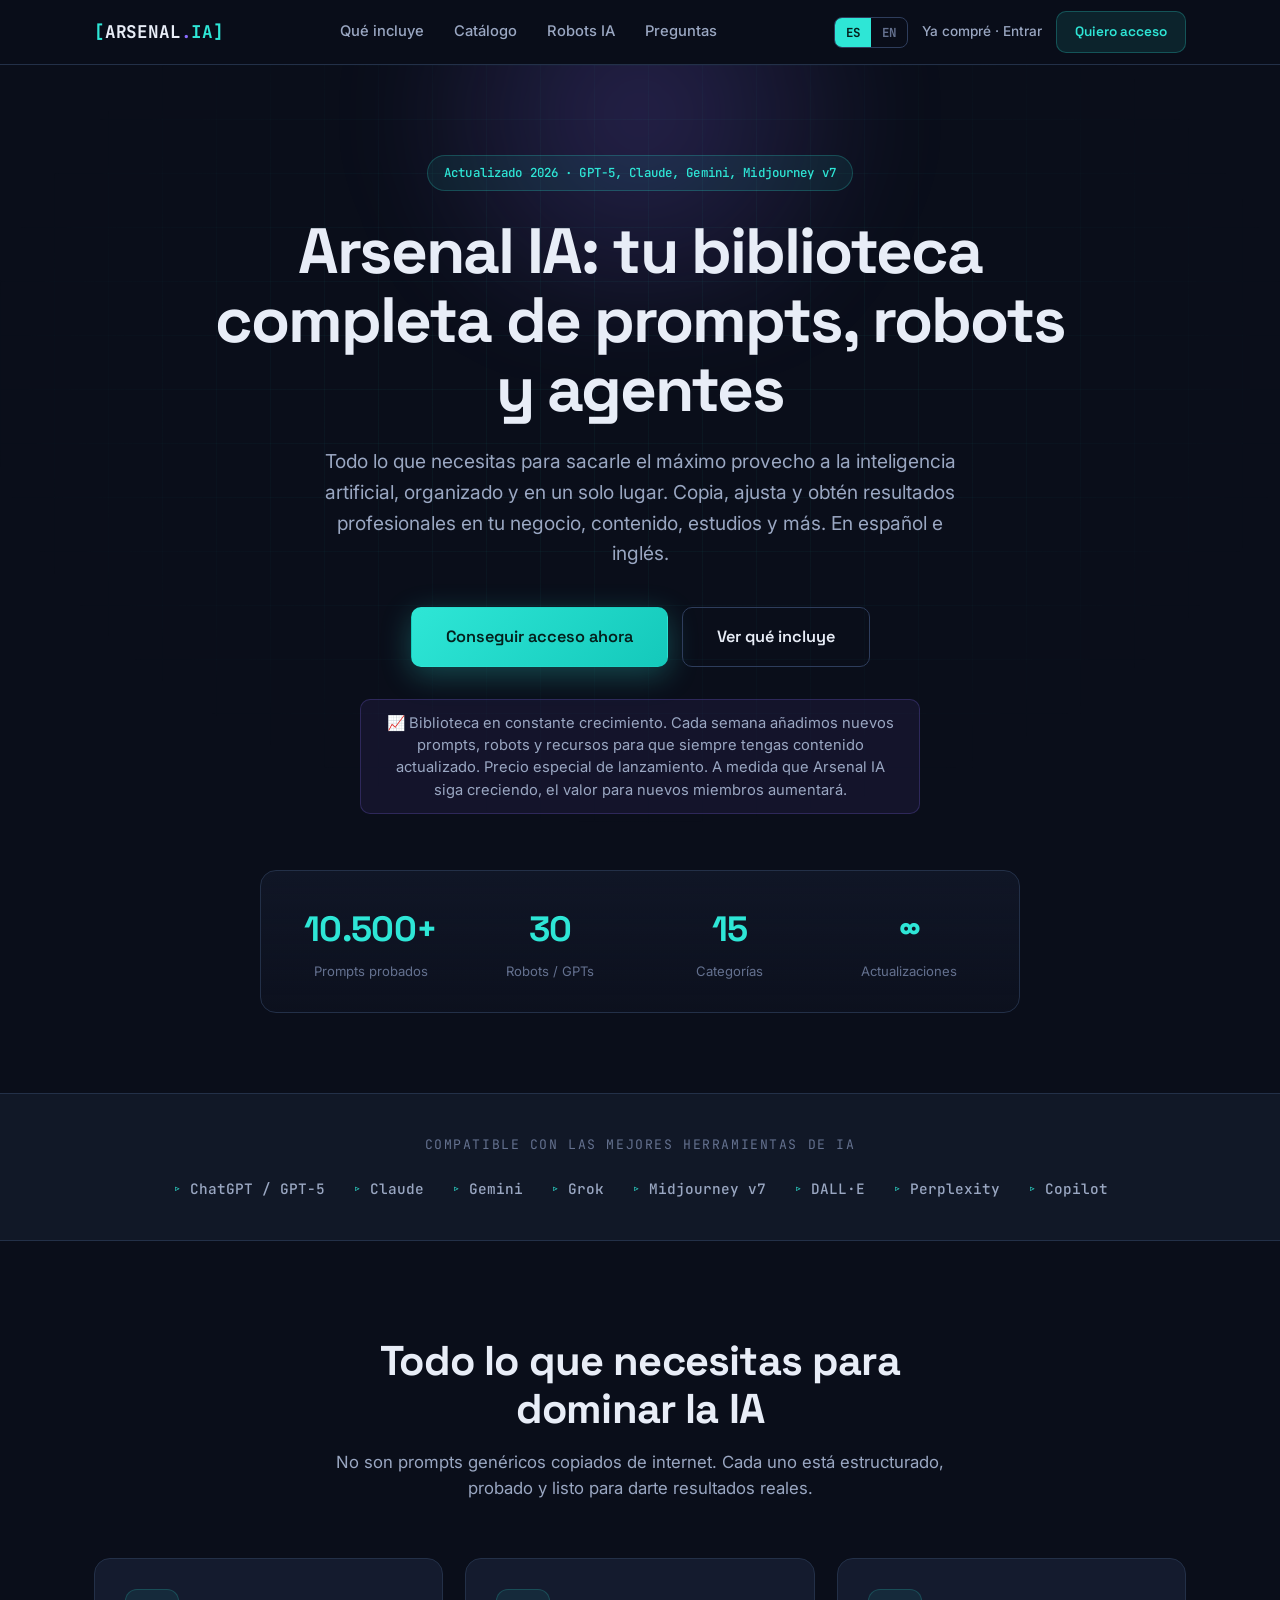
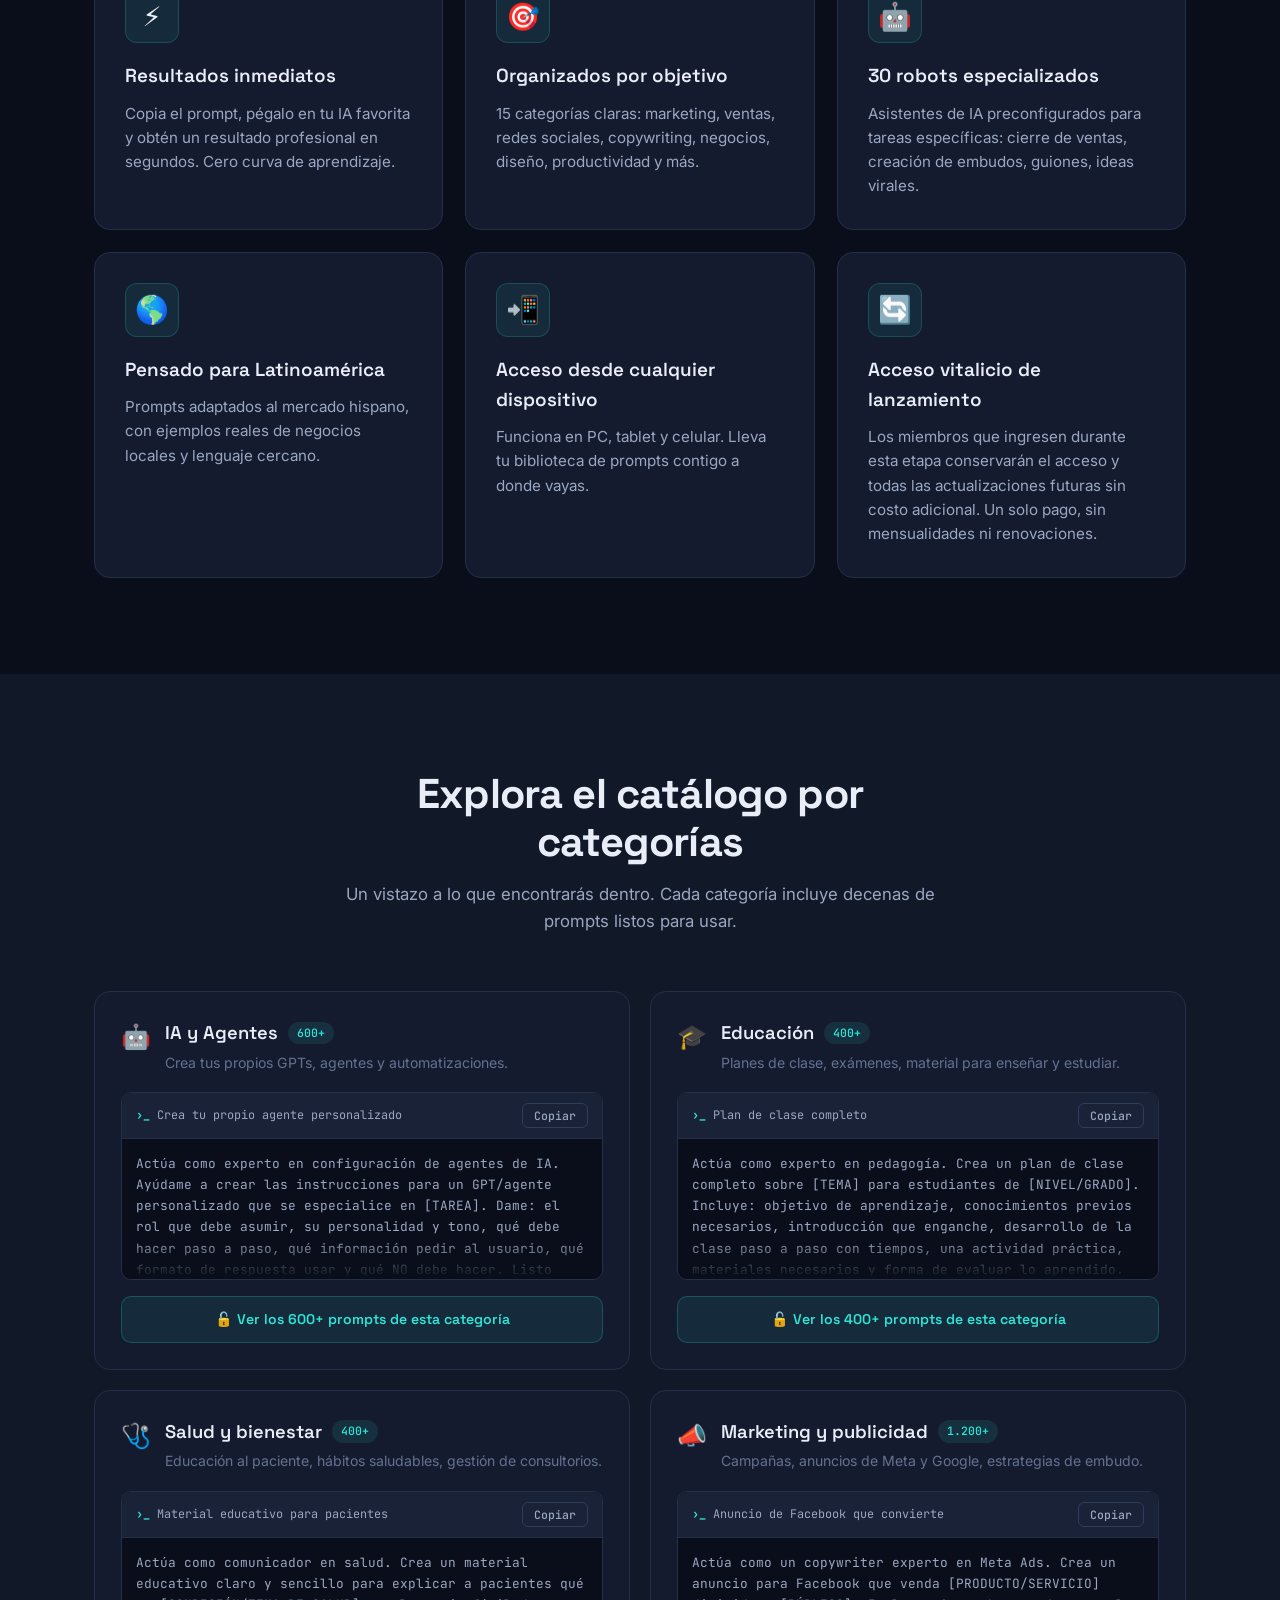
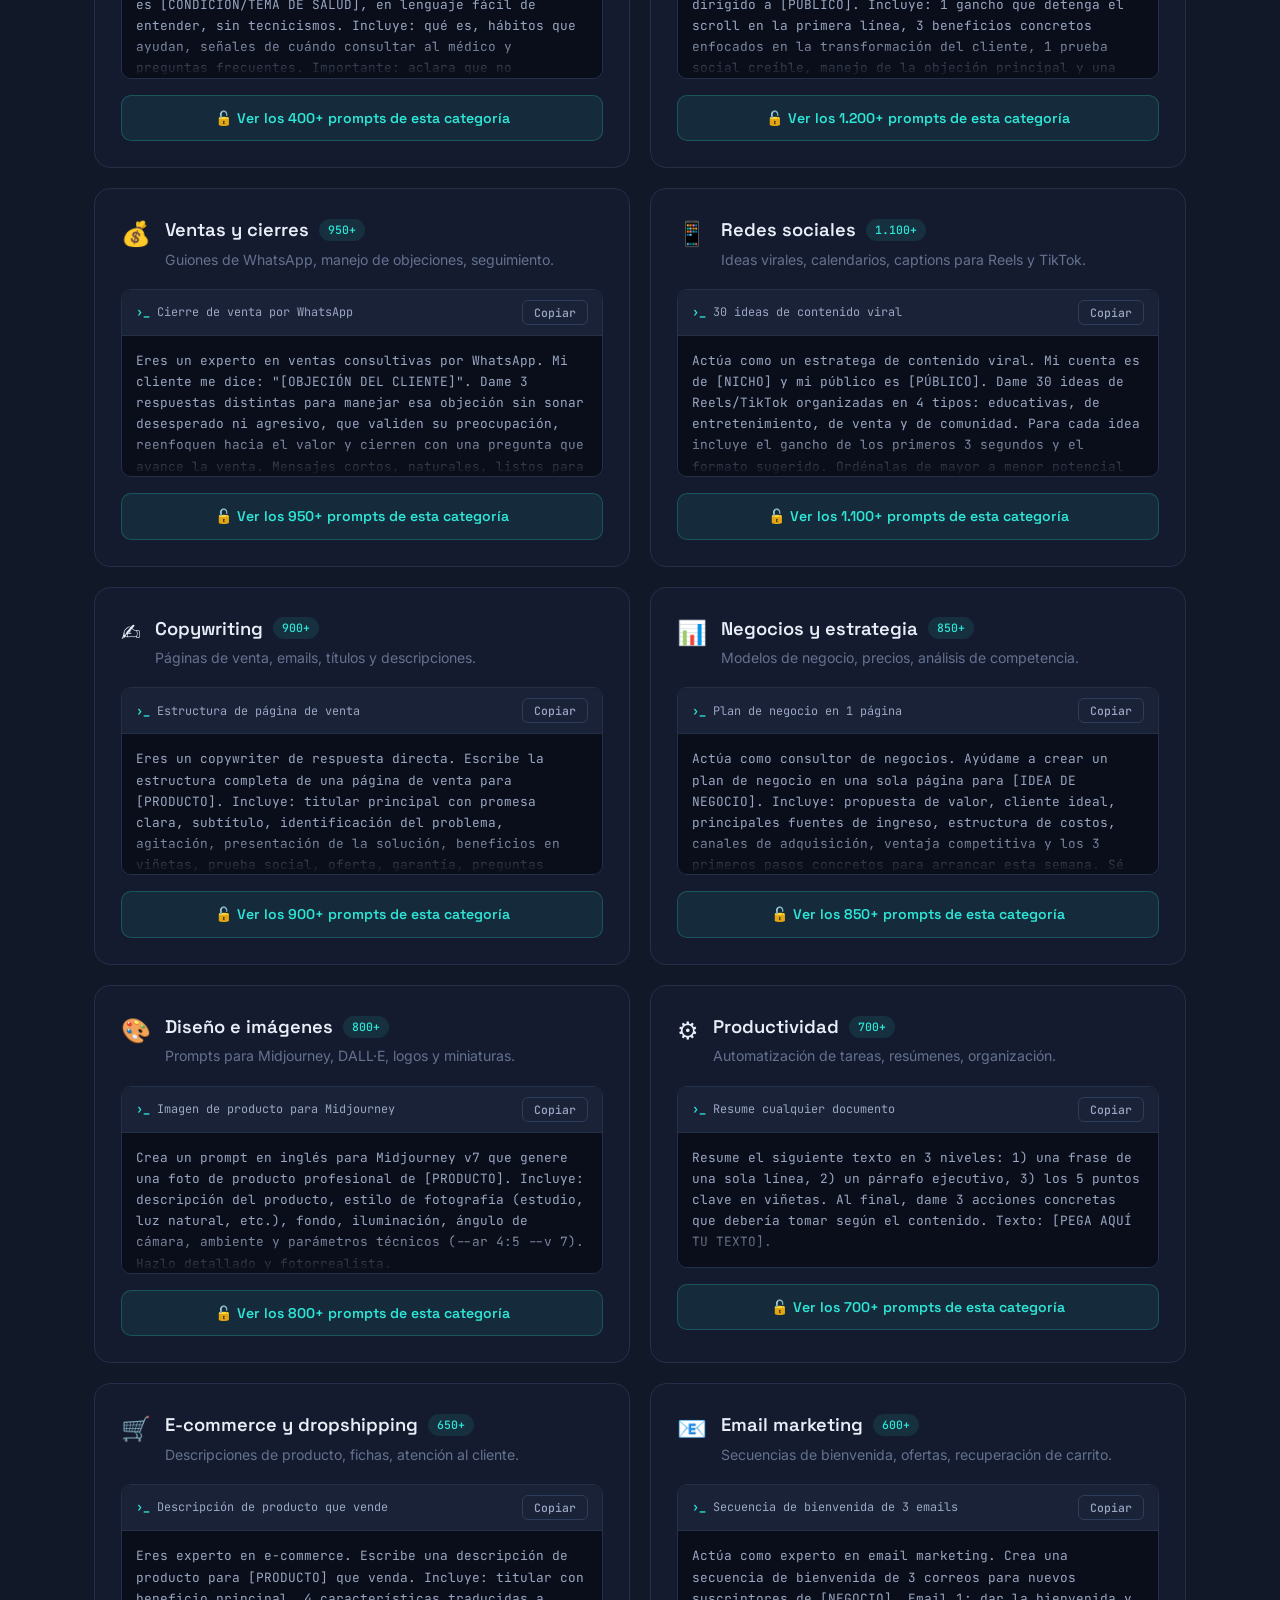
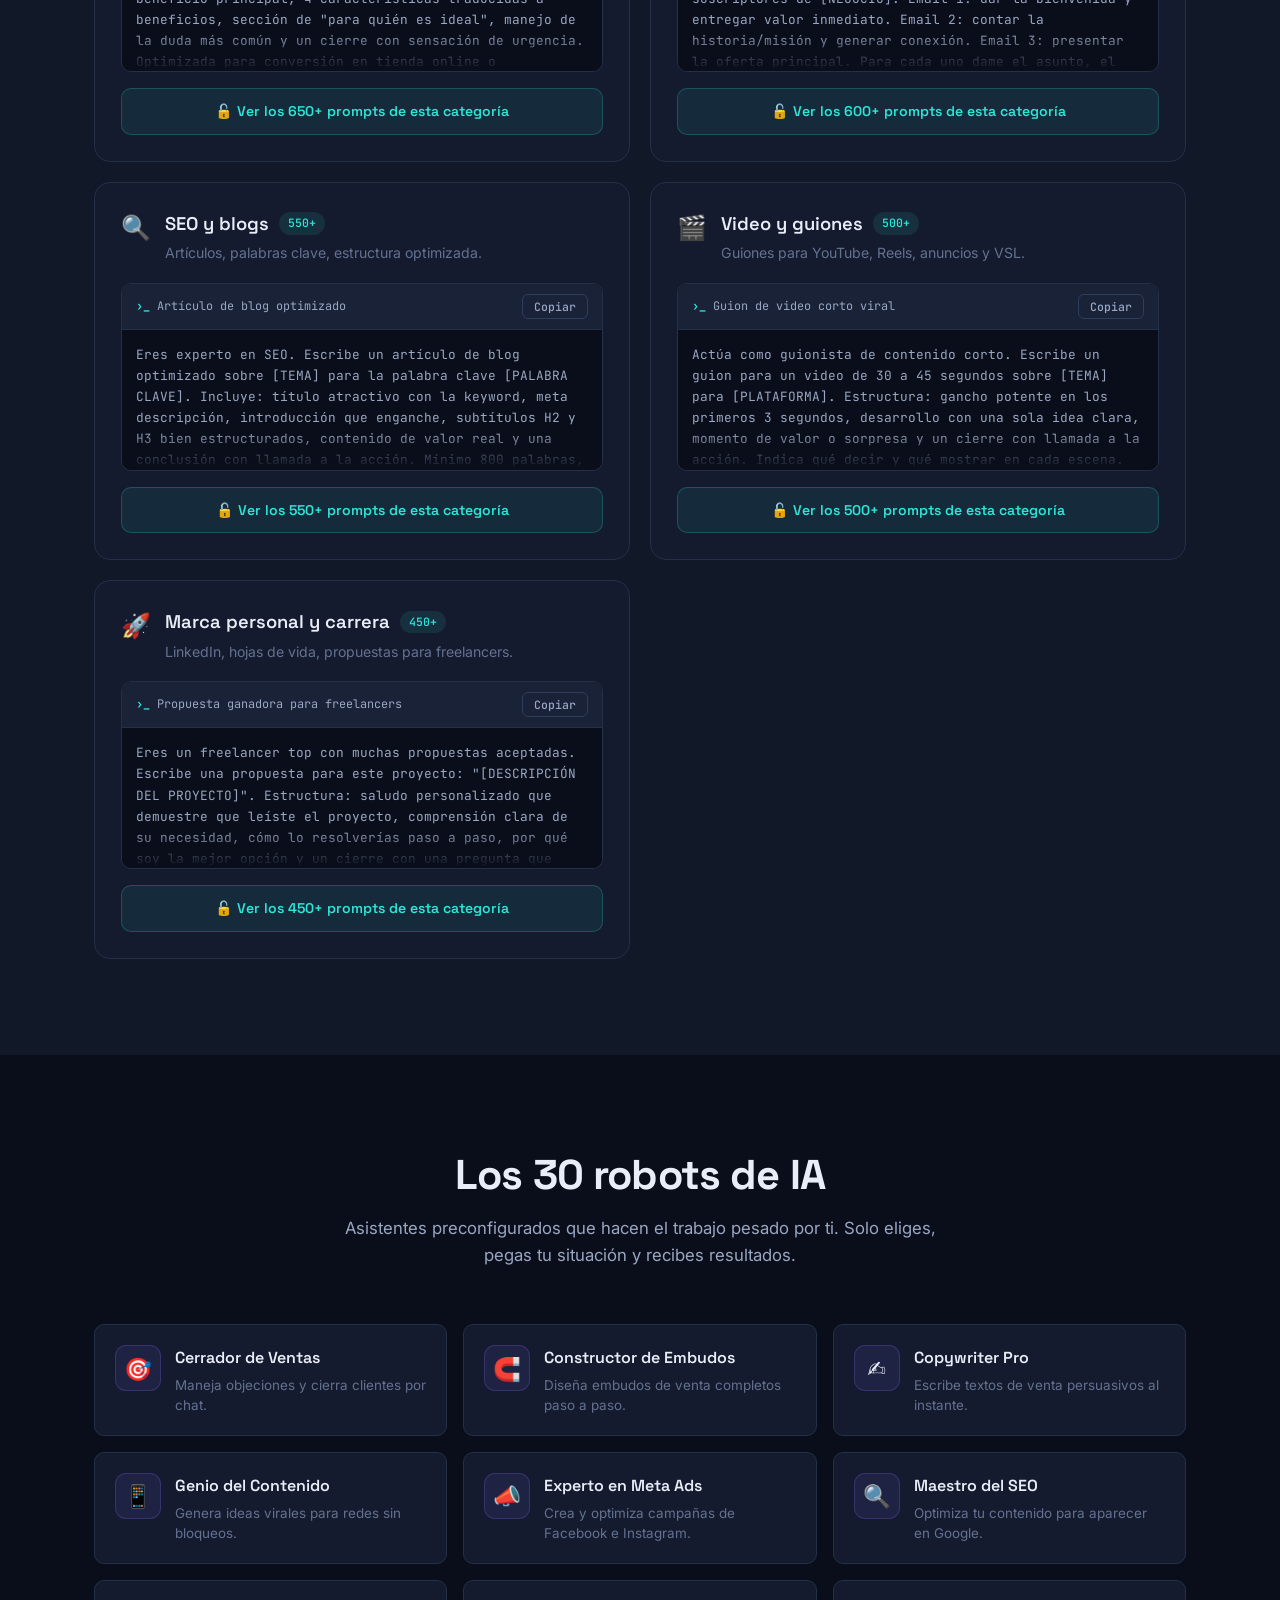
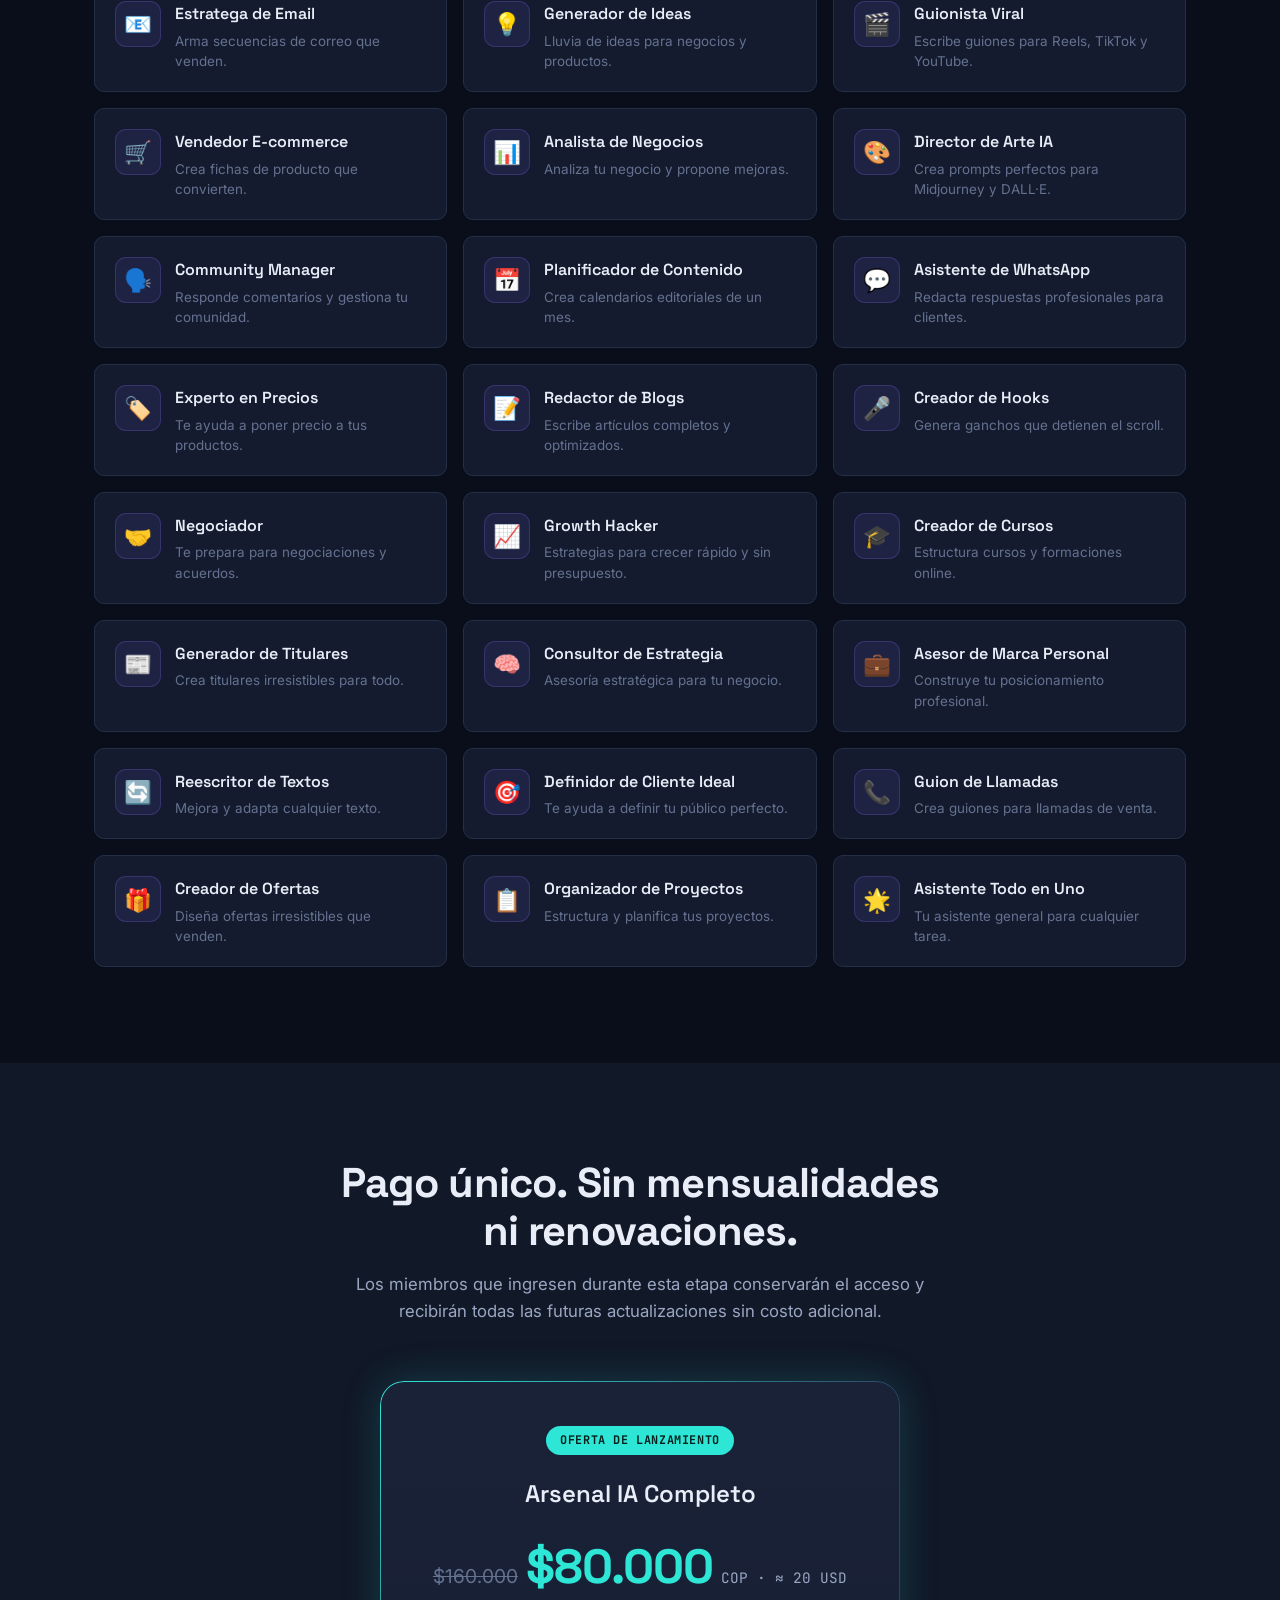
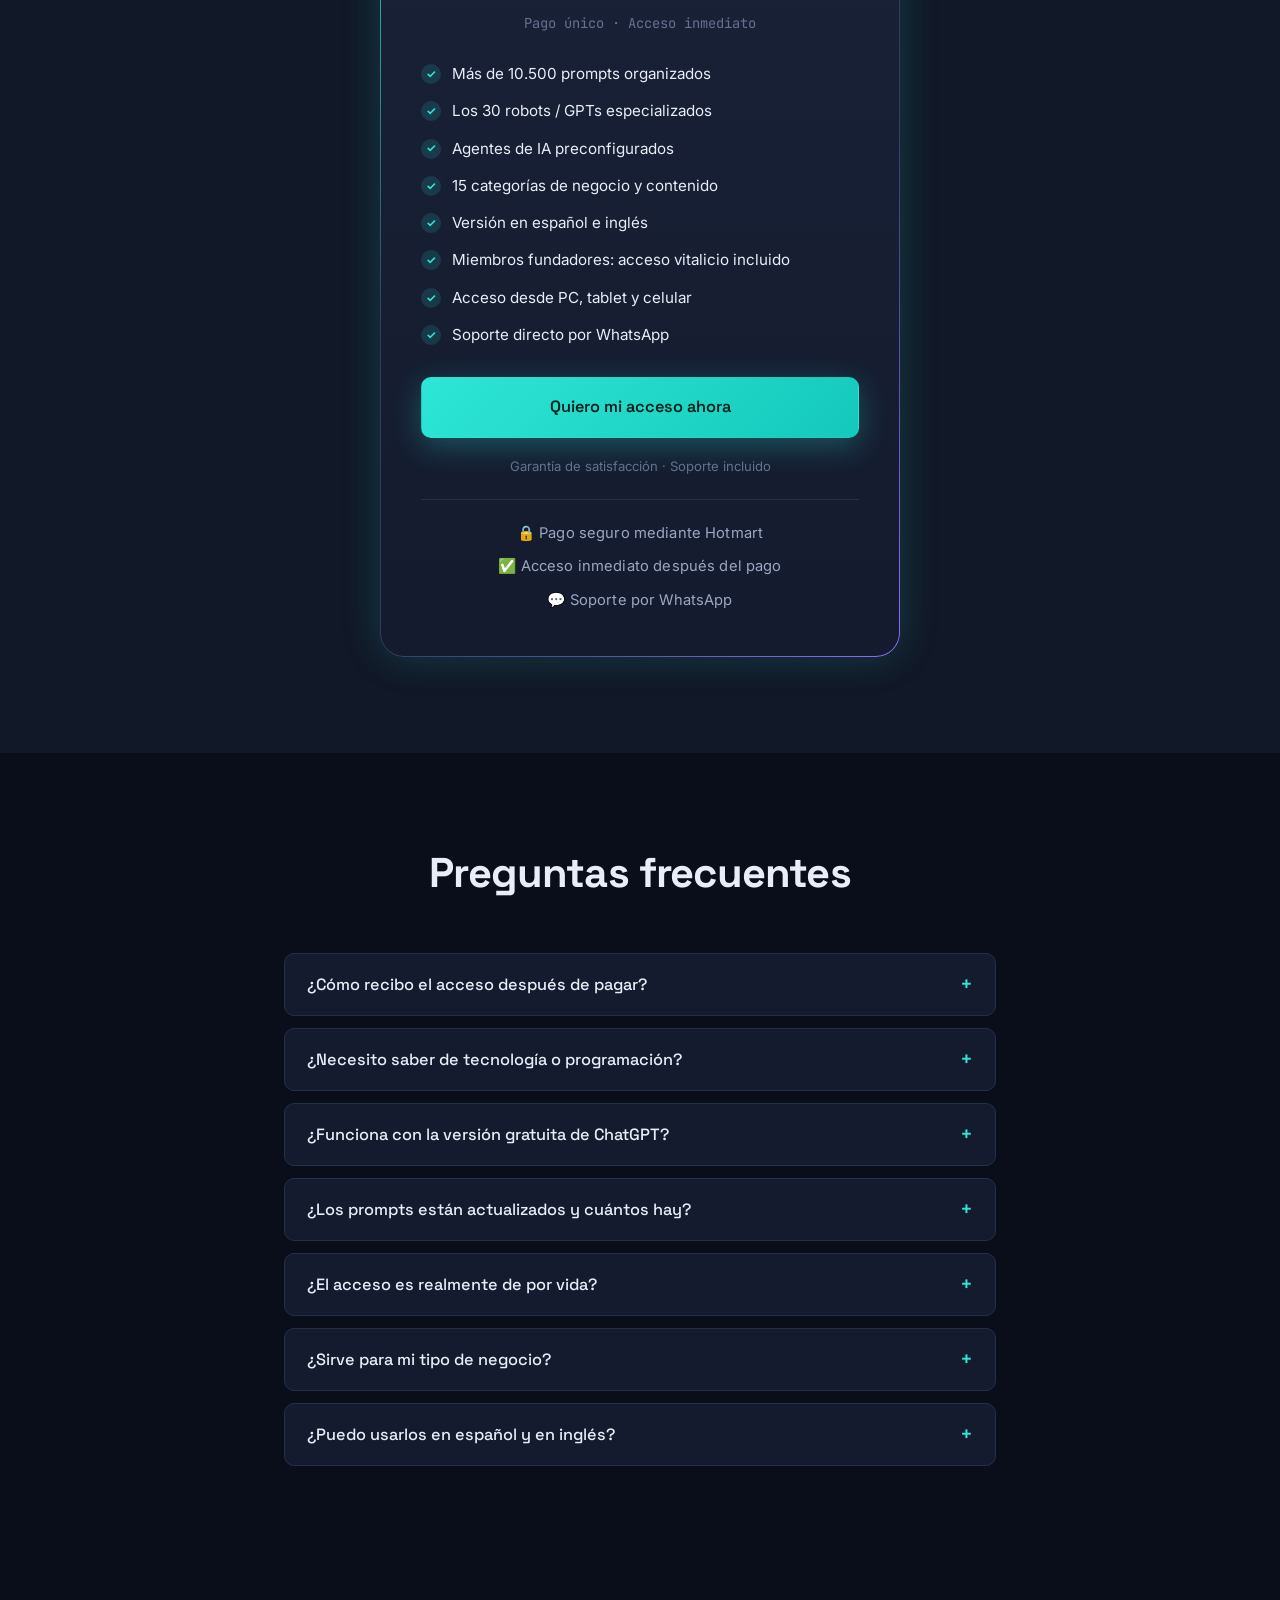
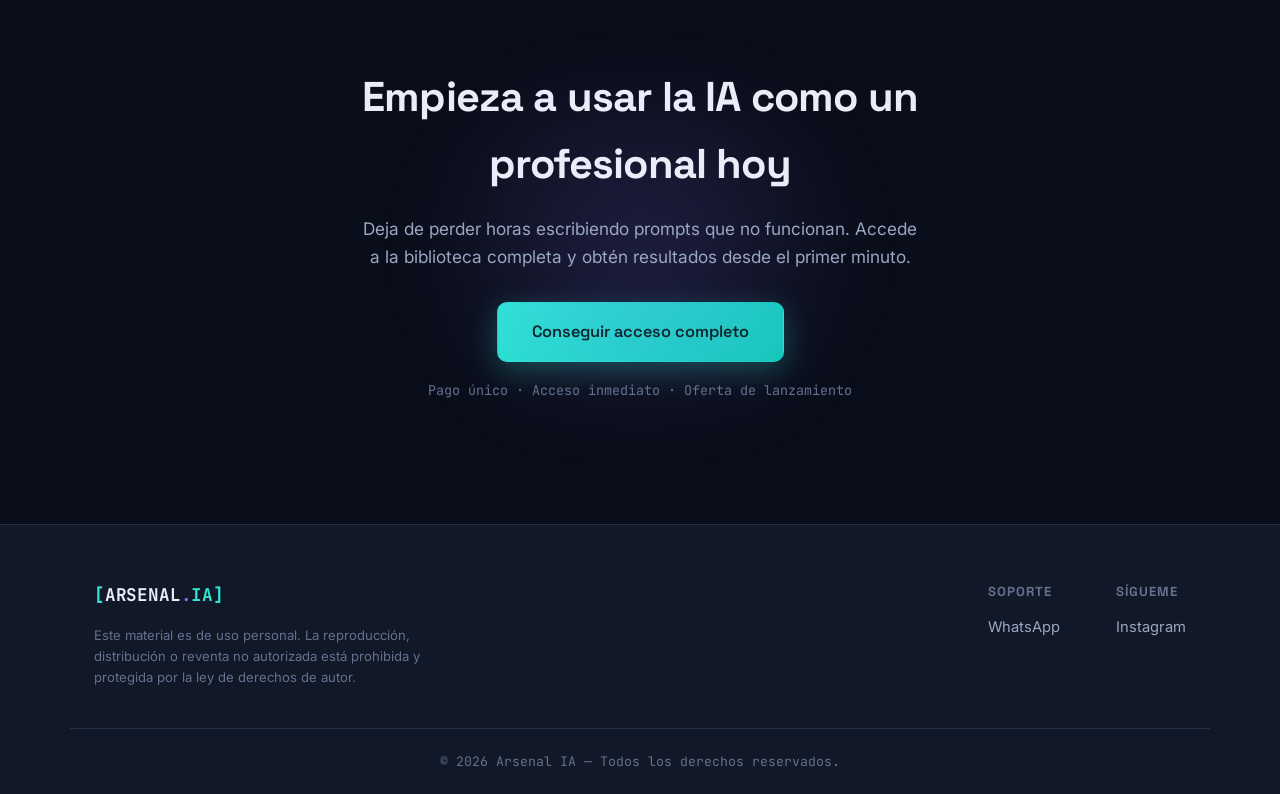
<file: index.html>
<!DOCTYPE html>
<html lang="es">
<head>
  <meta charset="UTF-8" />
  <meta name="viewport" content="width=device-width, initial-scale=1.0" />
  <title>Arsenal IA — +10.500 Prompts, Robots y Agentes de IA</title>
  <meta name="description" content="La biblioteca de prompts de IA más completa en español. Más de 10.500 prompts y 30 robots listos para usar en ChatGPT, Claude, Gemini y más. Actualizado 2026." />
  <link rel="preconnect" href="https://fonts.googleapis.com">
  <link rel="preconnect" href="https://fonts.gstatic.com" crossorigin>
  <link href="https://fonts.googleapis.com/css2?family=Space+Grotesk:wght@400;500;600;700&family=JetBrains+Mono:wght@400;500;700&family=Inter:wght@400;500;600&display=swap" rel="stylesheet">
  <link rel="stylesheet" href="styles.css" />
</head>
<body>

  <!-- ====== HEADER ====== -->
  <header class="site-header" id="top">
    <div class="container header-inner">
      <a href="#top" class="logo">
        <span class="logo-bracket">[</span><span class="logo-text">ARSENAL</span><span class="logo-dot">.</span><span class="logo-ai">IA</span><span class="logo-bracket">]</span>
      </a>
      <nav class="main-nav" id="mainNav">
        <a href="#benefits" data-i18n="nav.benefits"></a>
        <a href="#catalog" data-i18n="nav.catalog"></a>
        <a href="#robots" data-i18n="nav.robots"></a>
        <a href="#faq" data-i18n="nav.faq"></a>
      </nav>
      <div class="header-actions">
        <div class="lang-switch" id="langSwitch">
          <button data-lang="es" class="active">ES</button>
          <button data-lang="en">EN</button>
        </div>
        <a href="acceso.html" class="header-login" id="headerLogin" data-i18n="nav.login"></a>
        <a href="#pricing" class="btn btn-sm" data-i18n="nav.cta"></a>
        <button class="menu-toggle" id="menuToggle" aria-label="Menu">
          <span></span><span></span><span></span>
        </button>
      </div>
    </div>
  </header>

  <!-- ====== HERO ====== -->
  <section class="hero">
    <div class="hero-grid-bg"></div>
    <div class="container hero-inner">
      <span class="badge" data-i18n="hero.badge"></span>
      <h1 class="hero-title" data-i18n="hero.title"></h1>
      <p class="hero-subtitle" data-i18n="hero.subtitle"></p>
      <div class="hero-cta">
        <a href="#pricing" class="btn btn-primary btn-lg" data-i18n="hero.ctaPrimary"></a>
        <a href="#benefits" class="btn btn-ghost btn-lg" data-i18n="hero.ctaSecondary"></a>
      </div>
      <p class="growth-note" data-i18n="hero.growthNote"></p>
      <div class="hero-stats">
        <div class="stat"><span class="stat-num" data-i18n="hero.stat1num"></span><span class="stat-label" data-i18n="hero.stat1label"></span></div>
        <div class="stat"><span class="stat-num" data-i18n="hero.stat2num"></span><span class="stat-label" data-i18n="hero.stat2label"></span></div>
        <div class="stat"><span class="stat-num" data-i18n="hero.stat3num"></span><span class="stat-label" data-i18n="hero.stat3label"></span></div>
        <div class="stat"><span class="stat-num" data-i18n="hero.stat4num"></span><span class="stat-label" data-i18n="hero.stat4label"></span></div>
      </div>
    </div>
  </section>

  <!-- ====== TRUST / TOOLS ====== -->
  <section class="trust">
    <div class="container">
      <p class="trust-title" data-i18n="trust.title"></p>
      <div class="trust-marquee" id="trustTools"></div>
    </div>
  </section>

  <!-- ====== BENEFITS ====== -->
  <section class="benefits section" id="benefits">
    <div class="container">
      <div class="section-head">
        <h2 data-i18n="benefits.title"></h2>
        <p data-i18n="benefits.subtitle"></p>
      </div>
      <div class="benefits-grid" id="benefitsGrid"></div>
    </div>
  </section>

  <!-- ====== CATALOG ====== -->
  <section class="catalog section" id="catalog">
    <div class="container">
      <div class="section-head">
        <h2 data-i18n="catalog.title"></h2>
        <p data-i18n="catalog.subtitle"></p>
      </div>
      <div class="catalog-grid" id="catalogGrid"></div>
    </div>
  </section>

  <!-- ====== ROBOTS ====== -->
  <section class="robots section" id="robots">
    <div class="container">
      <div class="section-head">
        <h2 data-i18n="robots.title"></h2>
        <p data-i18n="robots.subtitle"></p>
      </div>
      <div class="robots-grid" id="robotsGrid"></div>
    </div>
  </section>

  <!-- ====== PRICING ====== -->
  <section class="pricing section" id="pricing">
    <div class="container">
      <div class="section-head">
        <h2 data-i18n="pricing.title"></h2>
        <p data-i18n="pricing.subtitle"></p>
      </div>
      <div class="price-card">
        <span class="price-badge" data-i18n="pricing.badge"></span>
        <h3 class="price-plan" data-i18n="pricing.planName"></h3>
        <div class="price-amount">
          <span class="price-old" data-i18n="pricing.priceOld"></span>
          <span class="price-now" data-i18n="pricing.price"></span>
          <span class="price-currency" data-i18n="pricing.currency"></span>
        </div>
        <p class="price-note" data-i18n="pricing.priceNote"></p>
        <ul class="price-features" id="priceFeatures"></ul>
        <a href="#" class="btn btn-primary btn-lg btn-block" id="buyButton" data-i18n="pricing.cta"></a>
        <p class="price-guarantee" data-i18n="pricing.guarantee"></p>
        <div class="trust-badges">
          <span data-i18n="pricing.trust1"></span>
          <span data-i18n="pricing.trust2"></span>
          <span data-i18n="pricing.trust3"></span>
        </div>
      </div>
    </div>
  </section>

  <!-- ====== FAQ ====== -->
  <section class="faq section" id="faq">
    <div class="container container-narrow">
      <div class="section-head">
        <h2 data-i18n="faq.title"></h2>
      </div>
      <div class="faq-list" id="faqList"></div>
    </div>
  </section>

  <!-- ====== FINAL CTA ====== -->
  <section class="final-cta">
    <div class="container container-narrow">
      <h2 data-i18n="finalCta.title"></h2>
      <p data-i18n="finalCta.subtitle"></p>
      <a href="#" class="btn btn-primary btn-lg" id="buyButton2" data-i18n="finalCta.button"></a>
      <p class="final-note" data-i18n="finalCta.note"></p>
    </div>
  </section>

  <!-- ====== FOOTER ====== -->
  <footer class="site-footer">
    <div class="container footer-inner">
      <div class="footer-brand">
        <span class="logo"><span class="logo-bracket">[</span><span class="logo-text">ARSENAL</span><span class="logo-dot">.</span><span class="logo-ai">IA</span><span class="logo-bracket">]</span></span>
        <p class="footer-legal" data-i18n="footer.legal"></p>
      </div>
      <div class="footer-links">
        <div>
          <h4 data-i18n="footer.support"></h4>
          <a href="https://wa.me/573112541324" target="_blank" rel="noopener">WhatsApp</a>
        </div>
        <div>
          <h4 data-i18n="footer.follow"></h4>
          <a href="https://instagram.com/" target="_blank" rel="noopener">Instagram</a>
        </div>
      </div>
    </div>
    <div class="footer-bottom container">
      <span>© <span id="year"></span> Arsenal IA — <span data-i18n="footer.rights"></span></span>
    </div>
  </footer>

  <!-- ====== STICKY MOBILE CTA ====== -->
  <a href="#" class="sticky-cta" id="stickyCta" data-i18n="nav.cta"></a>

  <!-- ====== TOAST ====== -->
  <div class="toast" id="toast"></div>

  <script src="data.js"></script>
  <script src="app.js"></script>
</body>
</html>
</file>
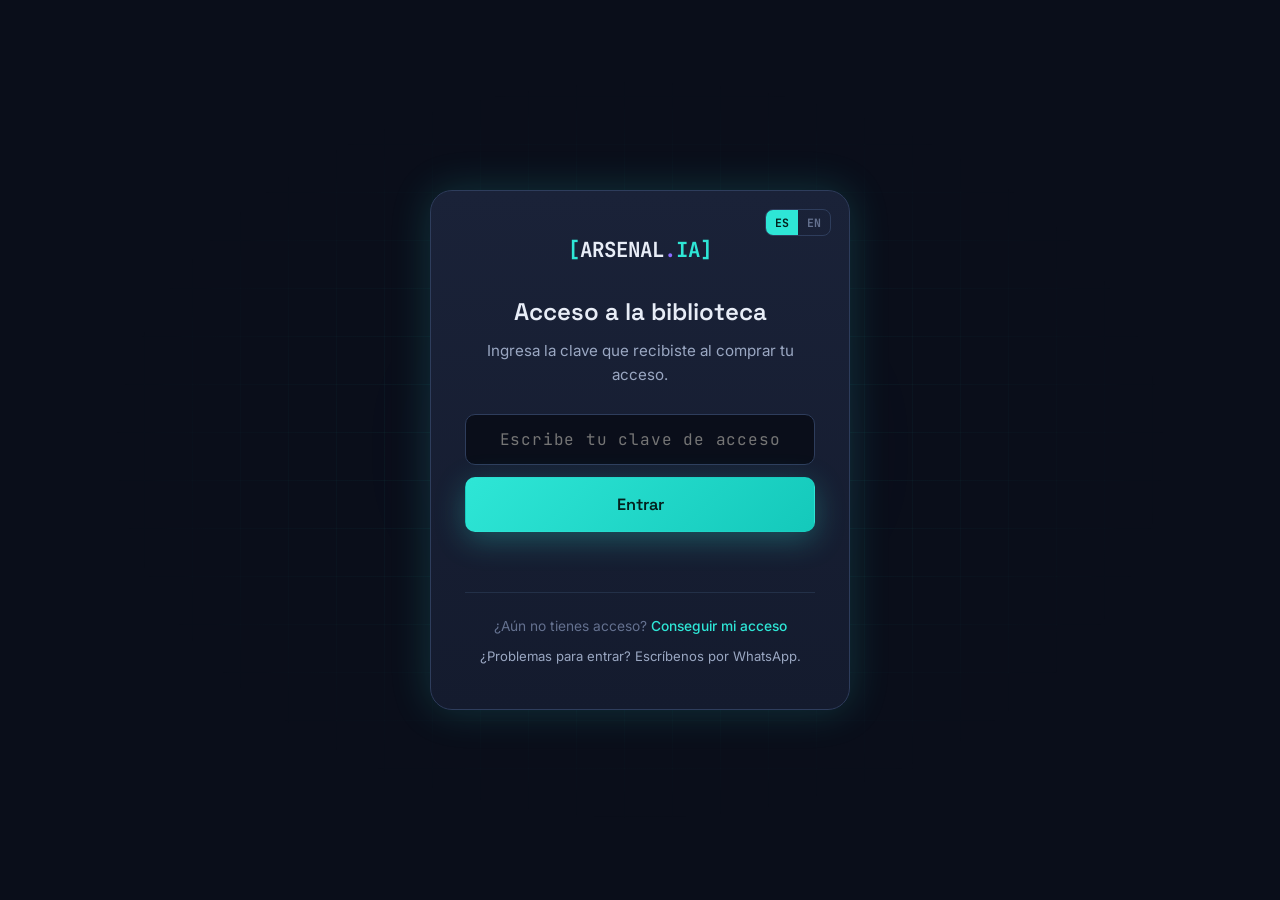
<file: acceso.html>
<!DOCTYPE html>
<html lang="es">
<head>
  <meta charset="UTF-8" />
  <meta name="viewport" content="width=device-width, initial-scale=1.0" />
  <title>Arsenal IA — Biblioteca de prompts</title>
  <meta name="robots" content="noindex, nofollow" />
  <link rel="preconnect" href="https://fonts.googleapis.com">
  <link rel="preconnect" href="https://fonts.gstatic.com" crossorigin>
  <link href="https://fonts.googleapis.com/css2?family=Space+Grotesk:wght@400;500;600;700&family=JetBrains+Mono:wght@400;500;700&family=Inter:wght@400;500;600&display=swap" rel="stylesheet">
  <link rel="stylesheet" href="styles.css" />
  <link rel="stylesheet" href="portal.css" />
</head>
<body class="portal-body">

  <!-- ============ PANTALLA DE CLAVE (GATE) ============ -->
  <div class="gate" id="gate">
    <div class="gate-bg"></div>
    <div class="gate-card">
      <div class="gate-lang" id="gateLang">
        <button data-lang="es" class="active">ES</button>
        <button data-lang="en">EN</button>
      </div>
      <div class="gate-logo">
        <span class="logo-bracket">[</span><span class="logo-text">ARSENAL</span><span class="logo-dot">.</span><span class="logo-ai">IA</span><span class="logo-bracket">]</span>
      </div>
      <h1 class="gate-title" data-pt="gateTitle"></h1>
      <p class="gate-sub" data-pt="gateSub"></p>
      <div class="gate-form">
        <input type="password" id="gateInput" class="gate-input" autocomplete="off" />
        <button id="gateButton" class="btn btn-primary btn-block btn-lg"></button>
      </div>
      <p class="gate-error" id="gateError"></p>
      <div class="gate-foot">
        <p><span data-pt="gateNoAccess"></span> <a href="index.html#pricing" data-pt="gateBuy"></a></p>
        <p class="gate-help"><a href="https://wa.me/573112541324" target="_blank" rel="noopener" data-pt="gateHelp"></a></p>
      </div>
    </div>
  </div>

  <!-- ============ BIBLIOTECA (oculta hasta ingresar) ============ -->
  <div class="library" id="library" hidden>

    <!-- Header del portal -->
    <header class="portal-header">
      <div class="portal-header-inner">
        <a href="#" class="logo">
          <span class="logo-bracket">[</span><span class="logo-text">ARSENAL</span><span class="logo-dot">.</span><span class="logo-ai">IA</span><span class="logo-bracket">]</span>
        </a>
        <div class="portal-actions">
          <div class="lang-switch" id="libLang">
            <button data-lang="es" class="active">ES</button>
            <button data-lang="en">EN</button>
          </div>
          <a href="index.html" class="portal-link" id="backToSite"></a>
          <button class="portal-link portal-logout" id="logoutBtn"></button>
        </div>
      </div>
    </header>

    <!-- Bienvenida -->
    <section class="portal-welcome">
      <div class="portal-container">
        <h2 id="welcomeTitle"></h2>
        <p id="welcomeSub"></p>
      </div>
    </section>

    <!-- Buscador + filtros -->
    <section class="portal-controls">
      <div class="portal-container">
        <div class="search-box">
          <span class="search-icon">⌕</span>
          <input type="text" id="searchInput" class="search-input" />
        </div>
        <div class="cat-filters" id="catFilters"></div>
        <p class="results-count" id="resultsCount"></p>
      </div>
    </section>

    <!-- Grid de prompts -->
    <section class="portal-prompts">
      <div class="portal-container">
        <div class="prompts-grid" id="promptsGrid"></div>
        <p class="no-results" id="noResults" hidden></p>
      </div>
    </section>

    <footer class="portal-footer">
      <div class="portal-container">
        <span>© <span id="year"></span> Arsenal IA — Centro IA</span>
      </div>
    </footer>
  </div>

  <div class="toast" id="toast"></div>

  <script src="prompts-1.js"></script>
  <script src="prompts-2.js"></script>
  <script src="prompts-3.js"></script>
  <script src="prompts-4.js"></script>
  <script src="prompts-5.js"></script>
  <script src="prompts-6.js"></script>
  <script src="prompts-7.js"></script>
  <script src="prompts-8.js"></script>
  <script src="prompts-9.js"></script>
  <script src="prompts-10.js"></script>
  <script src="prompts-11.js"></script>
  <script src="prompts-12.js"></script>
  <script src="prompts-13.js"></script>
  <script src="prompts-14.js"></script>
  <script src="library-config.js"></script>
  <script src="portal.js"></script>
</body>
</html>
</file>
<file: styles.css>
/* =========================================================
   PROMPTS.IA — Estilos
   Identidad: consola de IA, azul-noche profundo,
   acento cian eléctrico + violeta, tipografía mono de acento
   ========================================================= */

:root{
  --bg:        #0a0e1a;
  --bg-2:      #111827;
  --bg-card:   #141b2e;
  --bg-card-2: #1a2238;
  --border:    #233048;
  --border-2:  #2e3d5c;
  --text:      #e8edf7;
  --text-dim:  #9aa7c2;
  --text-mute: #64718f;
  --cyan:      #2ee6d6;
  --cyan-2:    #14c9bb;
  --violet:    #8b6cff;
  --violet-2:  #6f4dff;
  --glow:      0 0 40px rgba(46,230,214,.18);
  --radius:    16px;
  --radius-sm: 10px;
  --maxw:      1140px;
  --font-display: 'Space Grotesk', system-ui, sans-serif;
  --font-mono: 'JetBrains Mono', ui-monospace, monospace;
  --font-body: 'Inter', system-ui, sans-serif;
}

*{ box-sizing:border-box; margin:0; padding:0; }

html{ scroll-behavior:smooth; }

body{
  font-family:var(--font-body);
  background:var(--bg);
  color:var(--text);
  line-height:1.6;
  -webkit-font-smoothing:antialiased;
  overflow-x:hidden;
}

.container{
  max-width:var(--maxw);
  margin:0 auto;
  padding:0 24px;
}
.container-narrow{ max-width:760px; }

.section{ padding:96px 0; }

.section-head{ text-align:center; max-width:640px; margin:0 auto 56px; }
.section-head h2{
  font-family:var(--font-display);
  font-size:clamp(1.7rem,4vw,2.6rem);
  font-weight:700;
  line-height:1.15;
  letter-spacing:-.02em;
  margin-bottom:16px;
}
.section-head p{ color:var(--text-dim); font-size:1.05rem; }

/* ---------- Buttons ---------- */
.btn{
  display:inline-flex; align-items:center; justify-content:center; gap:8px;
  font-family:var(--font-display);
  font-weight:600;
  font-size:.95rem;
  padding:13px 24px;
  border-radius:var(--radius-sm);
  border:1px solid transparent;
  cursor:pointer;
  text-decoration:none;
  transition:transform .15s ease, box-shadow .2s ease, background .2s ease, border-color .2s;
  white-space:nowrap;
}
.btn-primary{
  background:linear-gradient(135deg,var(--cyan) 0%,var(--cyan-2) 100%);
  color:#04201d;
  box-shadow:0 8px 30px rgba(46,230,214,.28);
}
.btn-primary:hover{ transform:translateY(-2px); box-shadow:0 12px 38px rgba(46,230,214,.42); }
.btn-ghost{
  background:transparent; color:var(--text); border-color:var(--border-2);
}
.btn-ghost:hover{ border-color:var(--cyan); color:var(--cyan); }
.btn-sm{ padding:9px 18px; font-size:.85rem; background:rgba(46,230,214,.1); color:var(--cyan); border:1px solid rgba(46,230,214,.25); }
.btn-sm:hover{ background:rgba(46,230,214,.18); }
.btn-lg{ padding:16px 34px; font-size:1.02rem; }
.btn-block{ width:100%; }

/* ---------- Header ---------- */
.site-header{
  position:sticky; top:0; z-index:100;
  background:rgba(10,14,26,.82);
  backdrop-filter:blur(14px);
  border-bottom:1px solid var(--border);
}
.header-inner{ display:flex; align-items:center; justify-content:space-between; height:64px; }
.logo{
  font-family:var(--font-mono);
  font-weight:700; font-size:1.1rem; text-decoration:none;
  letter-spacing:-.01em; display:inline-flex; align-items:center;
}
.logo-bracket{ color:var(--cyan); }
.logo-text{ color:var(--text); }
.logo-dot{ color:var(--violet); }
.logo-ai{ color:var(--cyan); }

.main-nav{ display:flex; gap:30px; }
.main-nav a{
  color:var(--text-dim); text-decoration:none; font-size:.92rem; font-weight:500;
  transition:color .15s;
}
.main-nav a:hover{ color:var(--cyan); }

.header-actions{ display:flex; align-items:center; gap:14px; }
.header-login{
  color:var(--text-dim); text-decoration:none; font-size:.85rem; font-weight:500;
  white-space:nowrap; transition:color .15s;
}
.header-login:hover{ color:var(--cyan); }
.lang-switch{
  display:flex; border:1px solid var(--border-2); border-radius:8px; overflow:hidden;
  font-family:var(--font-mono);
}
.lang-switch button{
  background:transparent; color:var(--text-mute); border:none; cursor:pointer;
  padding:6px 11px; font-size:.78rem; font-weight:700; font-family:inherit;
  transition:all .15s;
}
.lang-switch button.active{ background:var(--cyan); color:#04201d; }

.menu-toggle{ display:none; flex-direction:column; gap:4px; background:none; border:none; cursor:pointer; padding:6px; }
.menu-toggle span{ width:22px; height:2px; background:var(--text); border-radius:2px; transition:.2s; }

/* ---------- Hero ---------- */
.hero{ position:relative; padding:90px 0 80px; overflow:hidden; }
.hero-grid-bg{
  position:absolute; inset:0;
  background-image:
    linear-gradient(rgba(46,230,214,.045) 1px, transparent 1px),
    linear-gradient(90deg, rgba(46,230,214,.045) 1px, transparent 1px);
  background-size:54px 54px;
  -webkit-mask-image:radial-gradient(ellipse 70% 60% at 50% 30%, #000 30%, transparent 75%);
  mask-image:radial-gradient(ellipse 70% 60% at 50% 30%, #000 30%, transparent 75%);
  pointer-events:none;
}
.hero::before{
  content:''; position:absolute; top:-160px; left:50%; transform:translateX(-50%);
  width:680px; height:420px;
  background:radial-gradient(circle, rgba(139,108,255,.22), transparent 65%);
  filter:blur(40px); pointer-events:none;
}
.hero-inner{ position:relative; text-align:center; }
.badge{
  display:inline-block;
  font-family:var(--font-mono);
  font-size:.78rem; font-weight:500;
  color:var(--cyan);
  background:rgba(46,230,214,.08);
  border:1px solid rgba(46,230,214,.22);
  padding:7px 16px; border-radius:100px;
  margin-bottom:26px; letter-spacing:.01em;
}
.hero-title{
  font-family:var(--font-display);
  font-size:clamp(2.1rem,6vw,4rem);
  font-weight:700; line-height:1.08; letter-spacing:-.03em;
  max-width:880px; margin:0 auto 22px;
}
.hero-subtitle{
  font-size:clamp(1rem,2vw,1.2rem);
  color:var(--text-dim); max-width:640px; margin:0 auto 38px;
}
.hero-cta{ display:flex; gap:14px; justify-content:center; flex-wrap:wrap; margin-bottom:32px; }
.growth-note{
  max-width:560px; margin:0 auto 56px;
  font-size:.92rem; color:var(--text-dim);
  background:rgba(139,108,255,.08); border:1px solid rgba(139,108,255,.22);
  border-radius:var(--radius-sm); padding:12px 20px; line-height:1.5;
}

.hero-stats{
  display:grid; grid-template-columns:repeat(4,1fr); gap:20px;
  max-width:760px; margin:0 auto;
  padding:30px; border:1px solid var(--border);
  border-radius:var(--radius);
  background:linear-gradient(180deg, rgba(20,27,46,.6), rgba(20,27,46,.2));
}
.stat{ display:flex; flex-direction:column; align-items:center; gap:4px; }
.stat-num{
  font-family:var(--font-display); font-size:clamp(1.6rem,4vw,2.2rem);
  font-weight:700; color:var(--cyan); letter-spacing:-.02em;
}
.stat-label{ font-size:.82rem; color:var(--text-mute); text-align:center; }

/* ---------- Trust ---------- */
.trust{ padding:40px 0; border-top:1px solid var(--border); border-bottom:1px solid var(--border); background:var(--bg-2); }
.trust-title{ text-align:center; color:var(--text-mute); font-size:.82rem; font-family:var(--font-mono); text-transform:uppercase; letter-spacing:.12em; margin-bottom:22px; }
.trust-marquee{ display:flex; flex-wrap:wrap; justify-content:center; gap:14px 28px; }
.trust-tool{
  font-family:var(--font-mono); font-size:.9rem; color:var(--text-dim);
  display:flex; align-items:center; gap:8px; font-weight:500;
}
.trust-tool::before{ content:'▹'; color:var(--cyan); }

/* ---------- Benefits ---------- */
.benefits-grid{ display:grid; grid-template-columns:repeat(3,1fr); gap:22px; }
.benefit-card{
  background:var(--bg-card);
  border:1px solid var(--border);
  border-radius:var(--radius);
  padding:30px;
  transition:transform .2s ease, border-color .2s ease;
}
.benefit-card:hover{ transform:translateY(-4px); border-color:var(--border-2); }
.benefit-icon{
  font-size:1.7rem; width:54px; height:54px; display:flex; align-items:center; justify-content:center;
  background:rgba(46,230,214,.08); border:1px solid rgba(46,230,214,.18);
  border-radius:12px; margin-bottom:18px;
}
.benefit-card h3{ font-family:var(--font-display); font-size:1.18rem; font-weight:600; margin-bottom:10px; }
.benefit-card p{ color:var(--text-dim); font-size:.95rem; }

/* ---------- Catalog ---------- */
.catalog{ background:var(--bg-2); }
.catalog-grid{ display:grid; grid-template-columns:repeat(2,1fr); gap:20px; }
.cat-card{
  background:var(--bg-card);
  border:1px solid var(--border);
  border-radius:var(--radius);
  padding:26px;
  transition:border-color .2s;
}
.cat-card:hover{ border-color:var(--border-2); }
.cat-head{ display:flex; align-items:flex-start; gap:14px; margin-bottom:18px; }
.cat-icon{ font-size:1.5rem; flex-shrink:0; }
.cat-title-wrap{ flex:1; }
.cat-name{ font-family:var(--font-display); font-size:1.15rem; font-weight:600; display:flex; align-items:center; gap:10px; flex-wrap:wrap; }
.cat-count{
  font-family:var(--font-mono); font-size:.72rem; color:var(--cyan);
  background:rgba(46,230,214,.1); padding:2px 9px; border-radius:100px; font-weight:500;
}
.cat-desc{ color:var(--text-mute); font-size:.88rem; margin-top:4px; }

.cat-sample{
  background:var(--bg); border:1px solid var(--border);
  border-radius:var(--radius-sm); overflow:hidden;
}
.cat-sample-head{
  display:flex; align-items:center; justify-content:space-between;
  padding:10px 14px; border-bottom:1px solid var(--border);
  background:var(--bg-card-2);
}
.cat-sample-label{ font-family:var(--font-mono); font-size:.74rem; color:var(--text-dim); display:flex; align-items:center; gap:7px; }
.cat-sample-label::before{ content:'›_'; color:var(--cyan); font-weight:700; }
.copy-btn{
  font-family:var(--font-mono); font-size:.72rem; font-weight:500;
  background:transparent; border:1px solid var(--border-2); color:var(--text-dim);
  padding:4px 11px; border-radius:6px; cursor:pointer; transition:all .15s;
}
.copy-btn:hover{ border-color:var(--cyan); color:var(--cyan); }
.copy-btn.copied{ background:var(--cyan); color:#04201d; border-color:var(--cyan); }
.cat-sample-prompt{
  padding:14px; font-family:var(--font-mono); font-size:.8rem; line-height:1.65;
  color:var(--text-dim); max-height:140px; overflow:hidden; position:relative;
}
.cat-sample-prompt::after{
  content:''; position:absolute; bottom:0; left:0; right:0; height:40px;
  background:linear-gradient(transparent, var(--bg));
}
.cat-unlock{
  display:block; margin-top:16px; text-align:center;
  font-family:var(--font-display); font-size:.88rem; font-weight:600;
  color:var(--cyan); background:rgba(46,230,214,.08);
  border:1px solid rgba(46,230,214,.22); border-radius:var(--radius-sm);
  padding:11px 14px; text-decoration:none; transition:all .15s;
}
.cat-unlock:hover{ background:rgba(46,230,214,.16); transform:translateY(-1px); }

/* ---------- Robots ---------- */
.robots-grid{ display:grid; grid-template-columns:repeat(3,1fr); gap:16px; }
.robot-card{
  background:var(--bg-card); border:1px solid var(--border);
  border-radius:var(--radius-sm); padding:20px;
  display:flex; gap:14px; align-items:flex-start;
  transition:transform .18s, border-color .2s;
}
.robot-card:hover{ transform:translateY(-3px); border-color:var(--violet); }
.robot-icon{
  font-size:1.4rem; width:46px; height:46px; flex-shrink:0;
  display:flex; align-items:center; justify-content:center;
  background:rgba(139,108,255,.1); border:1px solid rgba(139,108,255,.22);
  border-radius:11px;
}
.robot-info h4{ font-family:var(--font-display); font-size:1rem; font-weight:600; margin-bottom:4px; }
.robot-info p{ color:var(--text-mute); font-size:.84rem; line-height:1.5; }

/* ---------- Pricing ---------- */
.pricing{ background:var(--bg-2); }
.price-card{
  max-width:520px; margin:0 auto;
  background:linear-gradient(180deg, var(--bg-card-2), var(--bg-card));
  border:1px solid var(--border-2);
  border-radius:24px; padding:44px 40px;
  text-align:center; position:relative;
  box-shadow:var(--glow);
}
.price-card::before{
  content:''; position:absolute; inset:-1px; border-radius:24px; padding:1px;
  background:linear-gradient(135deg, var(--cyan), transparent 40%, transparent 60%, var(--violet));
  -webkit-mask:linear-gradient(#000 0 0) content-box, linear-gradient(#000 0 0);
  -webkit-mask-composite:xor; mask-composite:exclude; pointer-events:none;
}
.price-badge{
  display:inline-block; font-family:var(--font-mono); font-size:.74rem; font-weight:700;
  color:#04201d; background:var(--cyan); padding:5px 14px; border-radius:100px;
  margin-bottom:20px; text-transform:uppercase; letter-spacing:.05em;
}
.price-plan{ font-family:var(--font-display); font-size:1.5rem; font-weight:600; margin-bottom:16px; }
.price-amount{ display:flex; align-items:baseline; justify-content:center; gap:8px; margin-bottom:6px; flex-wrap:wrap; }
.price-old{ font-size:1.2rem; color:var(--text-mute); text-decoration:line-through; }
.price-now{ font-family:var(--font-display); font-size:3rem; font-weight:700; color:var(--cyan); letter-spacing:-.02em; }
.price-currency{ font-family:var(--font-mono); font-size:.9rem; color:var(--text-dim); }
.price-note{ color:var(--text-mute); font-size:.86rem; font-family:var(--font-mono); margin-bottom:28px; }
.price-features{ list-style:none; text-align:left; margin-bottom:30px; display:flex; flex-direction:column; gap:13px; }
.price-features li{ display:flex; align-items:flex-start; gap:11px; font-size:.95rem; color:var(--text); }
.price-features li::before{
  content:'✓'; flex-shrink:0; width:20px; height:20px; display:flex; align-items:center; justify-content:center;
  background:rgba(46,230,214,.14); color:var(--cyan); border-radius:50%; font-size:.72rem; font-weight:700; margin-top:2px;
}
.price-guarantee{ margin-top:18px; font-size:.82rem; color:var(--text-mute); }

/* ---------- FAQ ---------- */
.faq-item{
  border:1px solid var(--border); border-radius:var(--radius-sm);
  margin-bottom:12px; overflow:hidden; background:var(--bg-card);
}
.faq-q{
  width:100%; text-align:left; background:none; border:none; cursor:pointer;
  padding:20px 22px; font-family:var(--font-display); font-size:1.02rem; font-weight:500;
  color:var(--text); display:flex; align-items:center; justify-content:space-between; gap:16px;
}
.faq-q:hover{ color:var(--cyan); }
.faq-icon{ flex-shrink:0; color:var(--cyan); font-size:1.3rem; transition:transform .25s; line-height:1; }
.faq-item.open .faq-icon{ transform:rotate(45deg); }
.faq-a{ max-height:0; overflow:hidden; transition:max-height .3s ease; }
.faq-a-inner{ padding:0 22px 20px; color:var(--text-dim); font-size:.95rem; }

/* ---------- Final CTA ---------- */
.final-cta{ padding:90px 0; text-align:center; position:relative; overflow:hidden; }
.final-cta::before{
  content:''; position:absolute; top:50%; left:50%; transform:translate(-50%,-50%);
  width:600px; height:300px; background:radial-gradient(circle, rgba(139,108,255,.18), transparent 65%);
  filter:blur(40px); pointer-events:none;
}
.final-cta h2{ position:relative; font-family:var(--font-display); font-size:clamp(1.7rem,4vw,2.6rem); font-weight:700; letter-spacing:-.02em; margin-bottom:18px; }
.final-cta p{ position:relative; color:var(--text-dim); font-size:1.08rem; max-width:560px; margin:0 auto 32px; }
.final-note{ margin-top:18px !important; font-size:.84rem !important; color:var(--text-mute) !important; font-family:var(--font-mono); }

/* ---------- Footer ---------- */
.site-footer{ background:var(--bg-2); border-top:1px solid var(--border); padding:56px 0 0; }
.footer-inner{ display:flex; justify-content:space-between; gap:50px; flex-wrap:wrap; padding-bottom:40px; }
.footer-brand{ max-width:380px; }
.footer-brand .logo{ margin-bottom:16px; }
.footer-legal{ color:var(--text-mute); font-size:.82rem; line-height:1.6; }
.footer-links{ display:flex; gap:56px; }
.footer-links h4{ font-family:var(--font-display); font-size:.82rem; text-transform:uppercase; letter-spacing:.08em; color:var(--text-mute); margin-bottom:14px; }
.footer-links a{ display:block; color:var(--text-dim); text-decoration:none; font-size:.92rem; margin-bottom:8px; transition:color .15s; }
.footer-links a:hover{ color:var(--cyan); }
.footer-bottom{ border-top:1px solid var(--border); padding:22px 24px; color:var(--text-mute); font-size:.82rem; text-align:center; font-family:var(--font-mono); }

/* ---------- Sticky mobile CTA ---------- */
.sticky-cta{
  display:none; position:fixed; bottom:16px; left:16px; right:16px; z-index:90;
  background:linear-gradient(135deg,var(--cyan),var(--cyan-2)); color:#04201d;
  text-align:center; padding:15px; border-radius:12px; text-decoration:none;
  font-family:var(--font-display); font-weight:600; box-shadow:0 8px 30px rgba(46,230,214,.35);
}

/* ---------- Toast ---------- */
.toast{
  position:fixed; bottom:30px; left:50%; transform:translateX(-50%) translateY(20px);
  background:var(--cyan); color:#04201d; padding:12px 24px; border-radius:10px;
  font-weight:600; font-family:var(--font-display); font-size:.9rem;
  opacity:0; pointer-events:none; transition:all .25s ease; z-index:200;
  box-shadow:0 8px 30px rgba(46,230,214,.4);
}
.toast.show{ opacity:1; transform:translateX(-50%) translateY(0); }

/* ---------- Responsive ---------- */
@media (max-width:900px){
  .benefits-grid{ grid-template-columns:repeat(2,1fr); }
  .robots-grid{ grid-template-columns:repeat(2,1fr); }
}
@media (max-width:768px){
  .section{ padding:64px 0; }
  .main-nav{
    position:fixed; top:64px; left:0; right:0;
    background:var(--bg-2); border-bottom:1px solid var(--border);
    flex-direction:column; gap:0; padding:8px 0;
    transform:translateY(-120%); transition:transform .25s ease; z-index:99;
  }
  .main-nav.open{ transform:translateY(0); }
  .main-nav a{ padding:14px 24px; border-bottom:1px solid var(--border); }
  .menu-toggle{ display:flex; }
  .header-actions .btn-sm{ display:none; }
  .hero-stats{ grid-template-columns:repeat(2,1fr); gap:24px 16px; }
  .catalog-grid{ grid-template-columns:1fr; }
  .benefits-grid{ grid-template-columns:1fr; }
  .robots-grid{ grid-template-columns:1fr; }
  .sticky-cta{ display:block; }
  .price-card{ padding:36px 24px; }
  .footer-links{ gap:40px; }
}
@media (max-width:400px){
  .hero-stats{ grid-template-columns:1fr 1fr; }
}

@media (prefers-reduced-motion:reduce){
  *{ animation:none !important; transition:none !important; scroll-behavior:auto !important; }
}

:focus-visible{ outline:2px solid var(--cyan); outline-offset:3px; border-radius:4px; }

/* ---------- Ventana de pago (modal) ---------- */
.pay-overlay{
  position:fixed; inset:0; background:rgba(5,8,16,.82);
  backdrop-filter:blur(8px); display:flex; align-items:center; justify-content:center;
  padding:20px; z-index:300;
}
.pay-overlay[hidden]{ display:none; }
.pay-modal{
  position:relative; width:100%; max-width:460px; max-height:92vh; overflow-y:auto;
  background:linear-gradient(180deg,var(--bg-card-2),var(--bg-card));
  border:1px solid var(--border-2); border-radius:22px; padding:34px 30px;
  box-shadow:0 0 50px rgba(46,230,214,.15);
}
.pay-close{
  position:absolute; top:16px; right:18px; background:none; border:none;
  color:var(--text-mute); font-size:1.6rem; cursor:pointer; line-height:1;
}
.pay-close:hover{ color:var(--text); }
.pay-badge{
  display:inline-block; font-family:var(--font-mono); font-size:.72rem; font-weight:700;
  color:#04201d; background:var(--cyan); padding:4px 12px; border-radius:100px;
  margin-bottom:16px; text-transform:uppercase; letter-spacing:.05em;
}
.pay-title{ font-family:var(--font-display); font-size:1.5rem; font-weight:700; letter-spacing:-.02em; margin-bottom:6px; }
.pay-price{ display:flex; align-items:baseline; gap:8px; margin-bottom:6px; flex-wrap:wrap; }
.pay-price-now{ font-family:var(--font-display); font-size:2.4rem; font-weight:700; color:var(--cyan); }
.pay-price-cur{ font-family:var(--font-mono); font-size:.85rem; color:var(--text-dim); }
.pay-sub{ color:var(--text-dim); font-size:.9rem; margin-bottom:24px; }
.pay-steps{ display:flex; flex-direction:column; gap:16px; margin-bottom:24px; }
.pay-step{ display:flex; gap:14px; align-items:flex-start; }
.pay-step-num{
  flex-shrink:0; width:28px; height:28px; display:flex; align-items:center; justify-content:center;
  background:rgba(46,230,214,.12); border:1px solid rgba(46,230,214,.3); color:var(--cyan);
  border-radius:50%; font-family:var(--font-display); font-weight:700; font-size:.85rem;
}
.pay-step-text{ font-size:.92rem; color:var(--text); padding-top:3px; }
.pay-methods{ background:var(--bg); border:1px solid var(--border); border-radius:var(--radius-sm); padding:18px; margin-bottom:22px; }
.pay-methods-title{ font-family:var(--font-mono); font-size:.74rem; color:var(--text-mute); text-transform:uppercase; letter-spacing:.1em; margin-bottom:14px; }
.pay-method{ display:flex; align-items:center; justify-content:space-between; gap:12px; padding:11px 0; border-bottom:1px solid var(--border); }
.pay-method:last-child{ border-bottom:none; }
.pay-method-name{ display:flex; align-items:center; gap:9px; font-weight:600; font-size:.92rem; }
.pay-method-type{ font-size:.74rem; color:var(--text-mute); font-weight:400; }
.pay-method-ico{ font-size:1.1rem; }
.pay-method-val{ display:flex; align-items:center; }
.pay-method-num{ font-family:var(--font-mono); font-size:.92rem; color:var(--cyan); }
.pay-copy{
  background:transparent; border:1px solid var(--border-2); color:var(--text-dim);
  font-family:var(--font-mono); font-size:.68rem; padding:3px 9px; border-radius:6px;
  cursor:pointer; margin-left:8px; transition:all .15s;
}
.pay-copy:hover{ border-color:var(--cyan); color:var(--cyan); }
.pay-copy.copied{ background:var(--cyan); color:#04201d; border-color:var(--cyan); }
.btn-wa{
  display:flex; align-items:center; justify-content:center; gap:10px; width:100%; padding:16px;
  background:linear-gradient(135deg,#25d366,#1da851); color:#04250f;
  font-family:var(--font-display); font-weight:700; font-size:1rem; border:none;
  border-radius:var(--radius-sm); cursor:pointer; text-decoration:none;
  transition:transform .15s,box-shadow .2s; box-shadow:0 8px 26px rgba(37,211,102,.3);
}
.btn-wa:hover{ transform:translateY(-2px); box-shadow:0 12px 34px rgba(37,211,102,.45); }
.pay-foot{ text-align:center; color:var(--text-mute); font-size:.8rem; margin-top:16px; line-height:1.5; }

/* ---------- Sellos de confianza (trust badges) ---------- */
.trust-badges{
  display:flex; flex-direction:column; gap:10px; margin-top:22px;
  padding-top:22px; border-top:1px solid var(--border);
}
.trust-badges span{
  font-size:.92rem; color:var(--text-dim); text-align:center;
  letter-spacing:.01em;
}
</file>
<file: portal.css>
/* =========================================================
   ARSENAL IA — Estilos del portal de acceso
   (hereda variables de styles.css)
   ========================================================= */

.portal-body{ background:var(--bg); min-height:100vh; }

/* ---------- GATE (pantalla de clave) ---------- */
.gate{
  position:fixed; inset:0; z-index:1000;
  display:flex; align-items:center; justify-content:center;
  padding:24px; overflow:hidden;
}
.gate-bg{
  position:absolute; inset:0;
  background-image:
    linear-gradient(rgba(46,230,214,.05) 1px, transparent 1px),
    linear-gradient(90deg, rgba(46,230,214,.05) 1px, transparent 1px);
  background-size:48px 48px;
  -webkit-mask-image:radial-gradient(ellipse 60% 60% at 50% 50%, #000 20%, transparent 70%);
  mask-image:radial-gradient(ellipse 60% 60% at 50% 50%, #000 20%, transparent 70%);
}
.gate::before{
  content:''; position:absolute; top:50%; left:50%; transform:translate(-50%,-50%);
  width:500px; height:500px;
  background:radial-gradient(circle, rgba(139,108,255,.18), transparent 60%);
  filter:blur(50px); pointer-events:none;
}
.gate-card{
  position:relative; width:100%; max-width:420px;
  background:linear-gradient(180deg, var(--bg-card-2), var(--bg-card));
  border:1px solid var(--border-2);
  border-radius:22px; padding:42px 34px 34px;
  text-align:center; box-shadow:var(--glow);
}
.gate-lang{
  position:absolute; top:18px; right:18px;
  display:flex; border:1px solid var(--border-2); border-radius:8px; overflow:hidden;
  font-family:var(--font-mono);
}
.gate-lang button{
  background:transparent; color:var(--text-mute); border:none; cursor:pointer;
  padding:5px 9px; font-size:.72rem; font-weight:700; font-family:inherit; transition:all .15s;
}
.gate-lang button.active{ background:var(--cyan); color:#04201d; }
.gate-logo{ font-family:var(--font-mono); font-weight:700; font-size:1.3rem; margin-bottom:26px; }
.gate-title{ font-family:var(--font-display); font-size:1.5rem; font-weight:600; margin-bottom:8px; }
.gate-sub{ color:var(--text-dim); font-size:.95rem; margin-bottom:26px; }
.gate-form{ display:flex; flex-direction:column; gap:12px; }
.gate-input{
  width:100%; padding:14px 16px;
  background:var(--bg); border:1px solid var(--border-2);
  border-radius:var(--radius-sm); color:var(--text);
  font-family:var(--font-mono); font-size:1rem; text-align:center;
  letter-spacing:.05em; transition:border-color .2s;
}
.gate-input:focus{ outline:none; border-color:var(--cyan); }
.gate-error{
  color:#ff6b6b; font-size:.88rem; margin-top:14px; min-height:20px;
  opacity:0; transition:opacity .2s;
}
.gate-error.show{ opacity:1; }
.gate-foot{ margin-top:26px; padding-top:22px; border-top:1px solid var(--border); }
.gate-foot p{ color:var(--text-mute); font-size:.86rem; margin-bottom:8px; }
.gate-foot a{ color:var(--cyan); text-decoration:none; font-weight:500; }
.gate-foot a:hover{ text-decoration:underline; }
.gate-help{ margin-top:4px; }
.gate-help a{ color:var(--text-dim); font-weight:400; font-size:.82rem; }

/* ---------- PORTAL ---------- */
.portal-container{ max-width:1180px; margin:0 auto; padding:0 24px; }

.portal-header{
  position:sticky; top:0; z-index:50;
  background:rgba(10,14,26,.9); backdrop-filter:blur(14px);
  border-bottom:1px solid var(--border);
}
.portal-header-inner{
  max-width:1180px; margin:0 auto; padding:0 24px;
  height:62px; display:flex; align-items:center; justify-content:space-between;
}
.portal-actions{ display:flex; align-items:center; gap:14px; }
.portal-link{
  color:var(--text-dim); text-decoration:none; font-size:.88rem; font-weight:500;
  background:none; border:none; cursor:pointer; font-family:var(--font-body);
  transition:color .15s; white-space:nowrap;
}
.portal-link:hover{ color:var(--cyan); }
.portal-logout{ color:var(--text-mute); }

.portal-welcome{ padding:44px 0 28px; }
.portal-welcome h2{
  font-family:var(--font-display); font-size:clamp(1.5rem,3.5vw,2rem);
  font-weight:700; letter-spacing:-.02em; margin-bottom:8px;
}
.portal-welcome p{ color:var(--text-dim); max-width:620px; }

/* ---------- Controles: búsqueda + filtros ---------- */
.portal-controls{ padding-bottom:24px; position:sticky; top:62px; z-index:40; background:var(--bg); }
.search-box{
  position:relative; margin-bottom:18px;
}
.search-icon{
  position:absolute; left:18px; top:50%; transform:translateY(-50%);
  color:var(--text-mute); font-size:1.3rem; pointer-events:none;
}
.search-input{
  width:100%; padding:15px 18px 15px 48px;
  background:var(--bg-card); border:1px solid var(--border);
  border-radius:var(--radius-sm); color:var(--text);
  font-family:var(--font-body); font-size:1rem; transition:border-color .2s;
}
.search-input:focus{ outline:none; border-color:var(--cyan); }
.search-input::placeholder{ color:var(--text-mute); }

.cat-filters{ display:flex; flex-wrap:wrap; gap:8px; margin-bottom:14px; }
.cat-pill{
  display:inline-flex; align-items:center; gap:6px;
  background:var(--bg-card); border:1px solid var(--border);
  color:var(--text-dim); font-size:.85rem; font-weight:500;
  padding:7px 14px; border-radius:100px; cursor:pointer;
  font-family:var(--font-body); transition:all .15s;
}
.cat-pill:hover{ border-color:var(--border-2); color:var(--text); }
.cat-pill.active{ background:rgba(46,230,214,.12); border-color:var(--cyan); color:var(--cyan); }
.cat-pill-count{ font-family:var(--font-mono); font-size:.72rem; opacity:.7; }

.results-count{ color:var(--text-mute); font-size:.85rem; font-family:var(--font-mono); }

/* ---------- Grid de prompts ---------- */
.portal-prompts{ padding:8px 0 60px; }
.prompts-grid{
  display:grid; grid-template-columns:repeat(2,1fr); gap:18px;
}
.prompt-card{
  background:var(--bg-card); border:1px solid var(--border);
  border-radius:var(--radius); overflow:hidden;
  display:flex; flex-direction:column;
  transition:border-color .2s;
}
.prompt-card:hover{ border-color:var(--border-2); }
.prompt-card-head{
  display:flex; align-items:center; justify-content:space-between; gap:12px;
  padding:16px 18px; border-bottom:1px solid var(--border); background:var(--bg-card-2);
}
.prompt-tag{
  display:inline-flex; align-items:center; gap:6px;
  font-family:var(--font-mono); font-size:.72rem; font-weight:500;
  color:var(--cyan); background:rgba(46,230,214,.1);
  padding:3px 10px; border-radius:100px; white-space:nowrap;
}
.prompt-title{
  font-family:var(--font-display); font-size:1.02rem; font-weight:600;
  flex:1; line-height:1.3;
}
.prompt-body{ padding:16px 18px; flex:1; }
.prompt-text{
  font-family:var(--font-mono); font-size:.82rem; line-height:1.7;
  color:var(--text-dim); white-space:pre-wrap;
  max-height:170px; overflow:hidden; position:relative; transition:max-height .3s;
}
.prompt-card.expanded .prompt-text{ max-height:1000px; }
.prompt-text-fade{
  position:absolute; bottom:0; left:0; right:0; height:46px;
  background:linear-gradient(transparent, var(--bg-card));
  pointer-events:none; transition:opacity .2s;
}
.prompt-card.expanded .prompt-text-fade{ opacity:0; }
.prompt-card-foot{
  display:flex; gap:10px; padding:0 18px 16px;
}
.prompt-expand{
  font-family:var(--font-body); font-size:.82rem; font-weight:500;
  background:transparent; border:1px solid var(--border-2); color:var(--text-dim);
  padding:9px 14px; border-radius:8px; cursor:pointer; transition:all .15s;
}
.prompt-expand:hover{ border-color:var(--cyan); color:var(--cyan); }
.prompt-copy{
  flex:1;
  font-family:var(--font-display); font-size:.85rem; font-weight:600;
  background:rgba(46,230,214,.1); border:1px solid rgba(46,230,214,.25); color:var(--cyan);
  padding:9px 14px; border-radius:8px; cursor:pointer; transition:all .15s;
  display:flex; align-items:center; justify-content:center; gap:7px;
}
.prompt-copy:hover{ background:rgba(46,230,214,.18); }
.prompt-copy.copied{ background:var(--cyan); color:#04201d; border-color:var(--cyan); }

.no-results{ text-align:center; color:var(--text-mute); padding:60px 20px; font-size:1rem; }

.portal-footer{
  border-top:1px solid var(--border); padding:24px 0; text-align:center;
  color:var(--text-mute); font-size:.82rem; font-family:var(--font-mono);
}

/* ---------- Responsive ---------- */
@media (max-width:768px){
  .prompts-grid{ grid-template-columns:1fr; }
  .portal-controls{ position:static; }
  .gate-card{ padding:36px 24px 28px; }
  .portal-welcome{ padding:32px 0 20px; }
}
</file>
